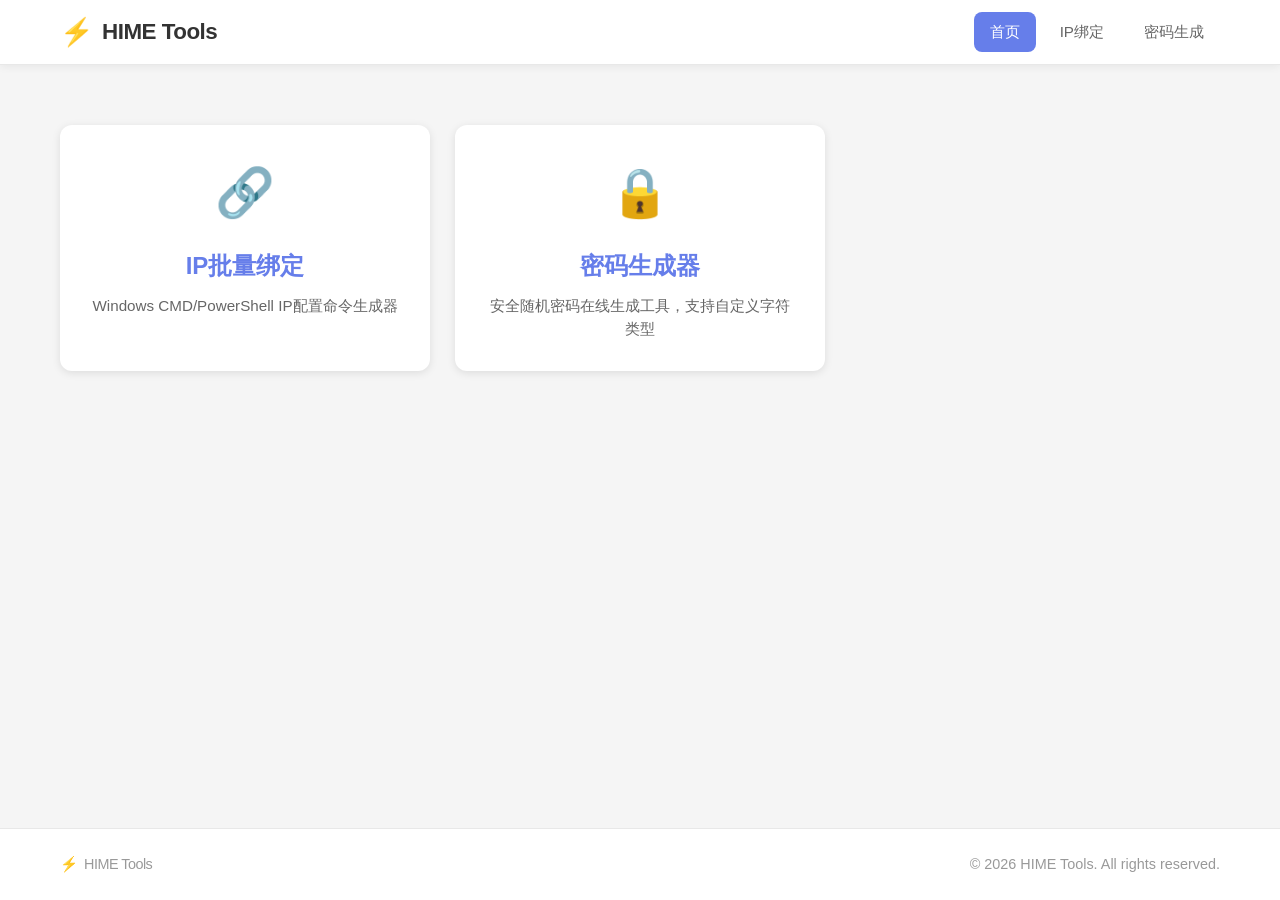
<file: index.html>
<!DOCTYPE html>
<html lang="zh-CN">
<head>
    <meta charset="UTF-8">
    <meta name="viewport" content="width=device-width, initial-scale=1.0">
    <title>HIME Tools - 开发者在线工具箱 | IP配置与网络实用程序</title>
    <meta name="description" content="HIME Tools 提供实用的开发者在线工具，包括IP批量绑定生成器、子网计算器等。支持Windows CMD/PowerShell及Linux系统配置命令一键生成。">
    <link rel="stylesheet" href="./css/base.css">
    <link rel="stylesheet" href="./css/layout.css">
    <script type="application/ld+json">
    {
      "@context": "https://schema.org",
      "@type": "SoftwareApplication",
      "name": "HIME Tools",
      "applicationCategory": "DeveloperApplication",
      "operatingSystem": "Web",
      "offers": {
        "@type": "Offer",
        "price": "0",
        "priceCurrency": "CNY"
      },
      "description": "一套简洁高效的在线开发者工具集合，专注于网络配置与IP管理。"
    }
    </script>
</head>
<body>
    <main class="main">
        <div class="container">
            <section class="tools-grid">
                <!-- IP批量绑定 -->
                <a href="./tools/ip-binding.html" class="tool-card">
                    <div class="tool-icon" role="img" aria-label="IP绑定图标">🔗</div>
                    <h3 class="tool-title">IP批量绑定</h3>
                    <p class="tool-desc">Windows CMD/PowerShell IP配置命令生成器</p>
                </a>
                
                <!-- 密码生成器 -->
                <a href="./tools/password-generator.html" class="tool-card">
                    <div class="tool-icon" role="img" aria-label="密码生成图标">🔒</div>
                    <h3 class="tool-title">密码生成器</h3>
                    <p class="tool-desc">安全随机密码在线生成工具，支持自定义字符类型</p>
                </a>
            </section>
        </div>
    </main>

    <script src="./js/components.js" defer></script>
</body>
</html>
</file>
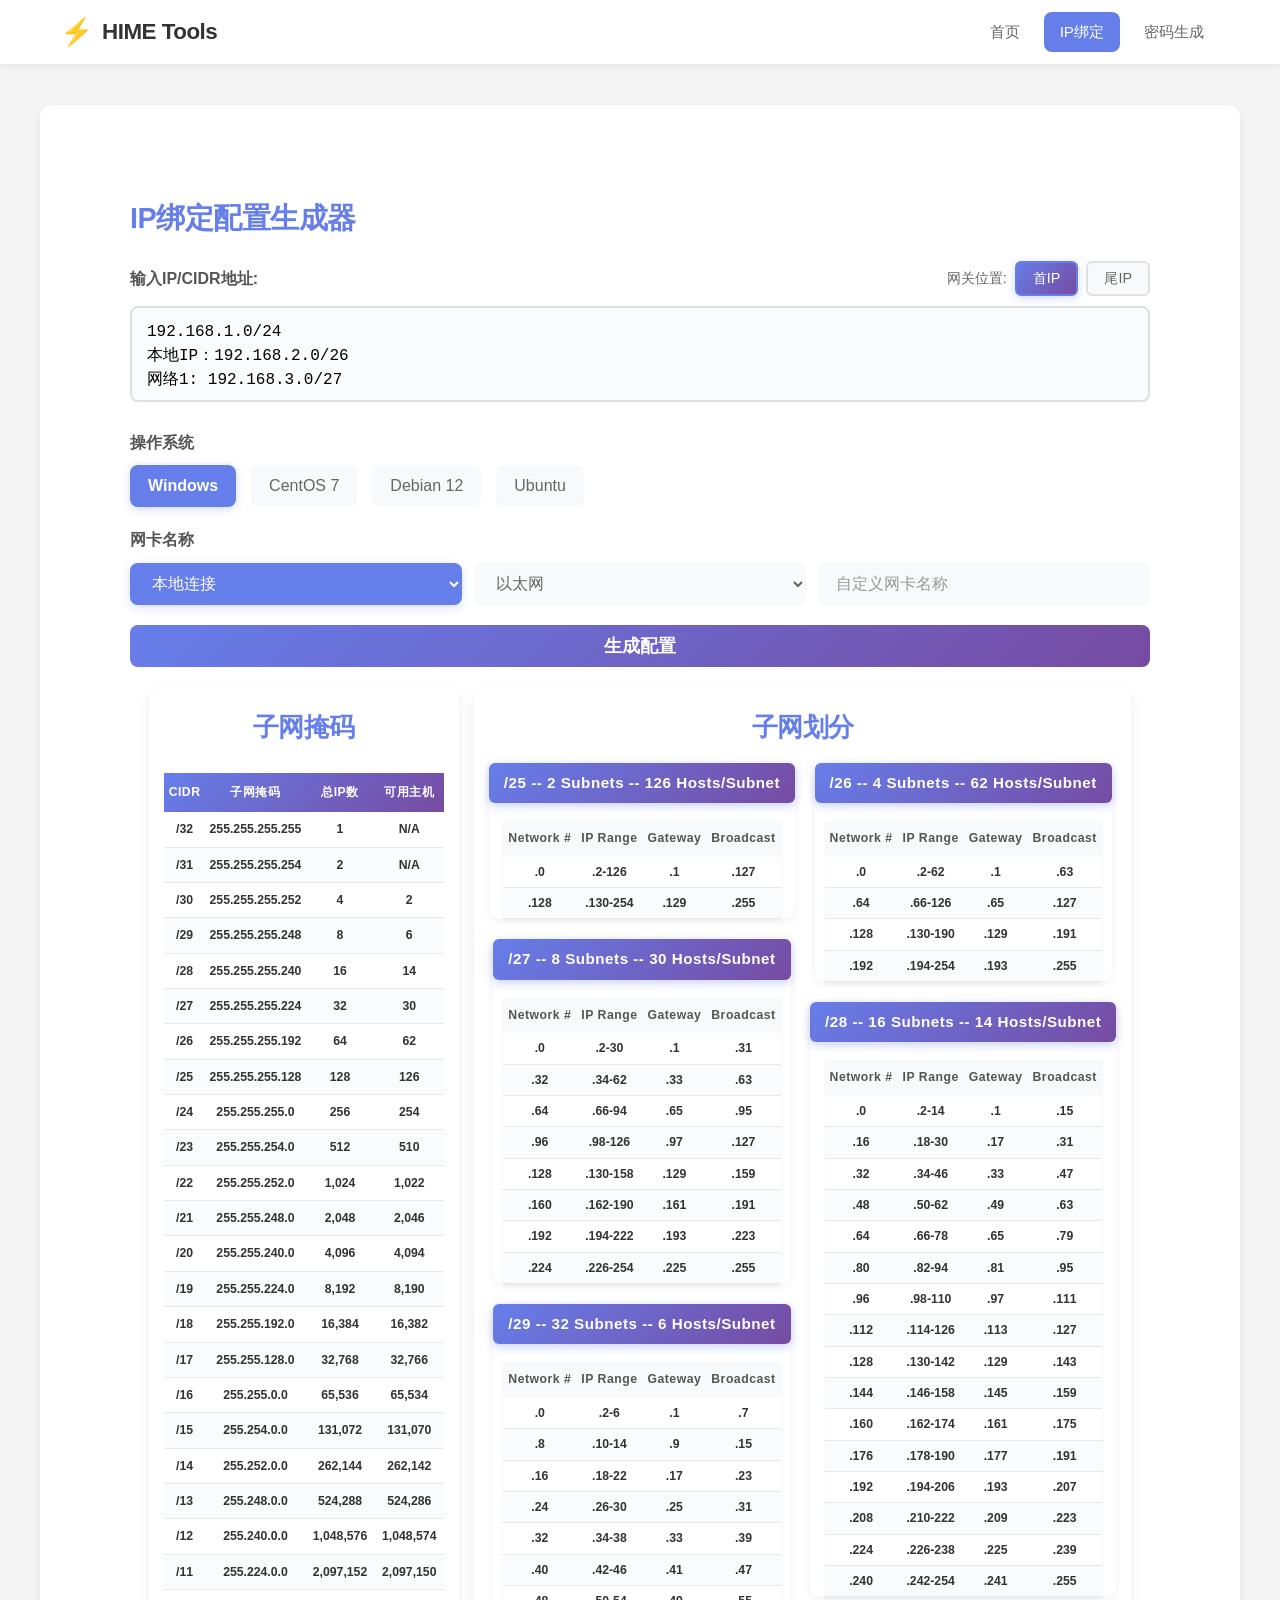
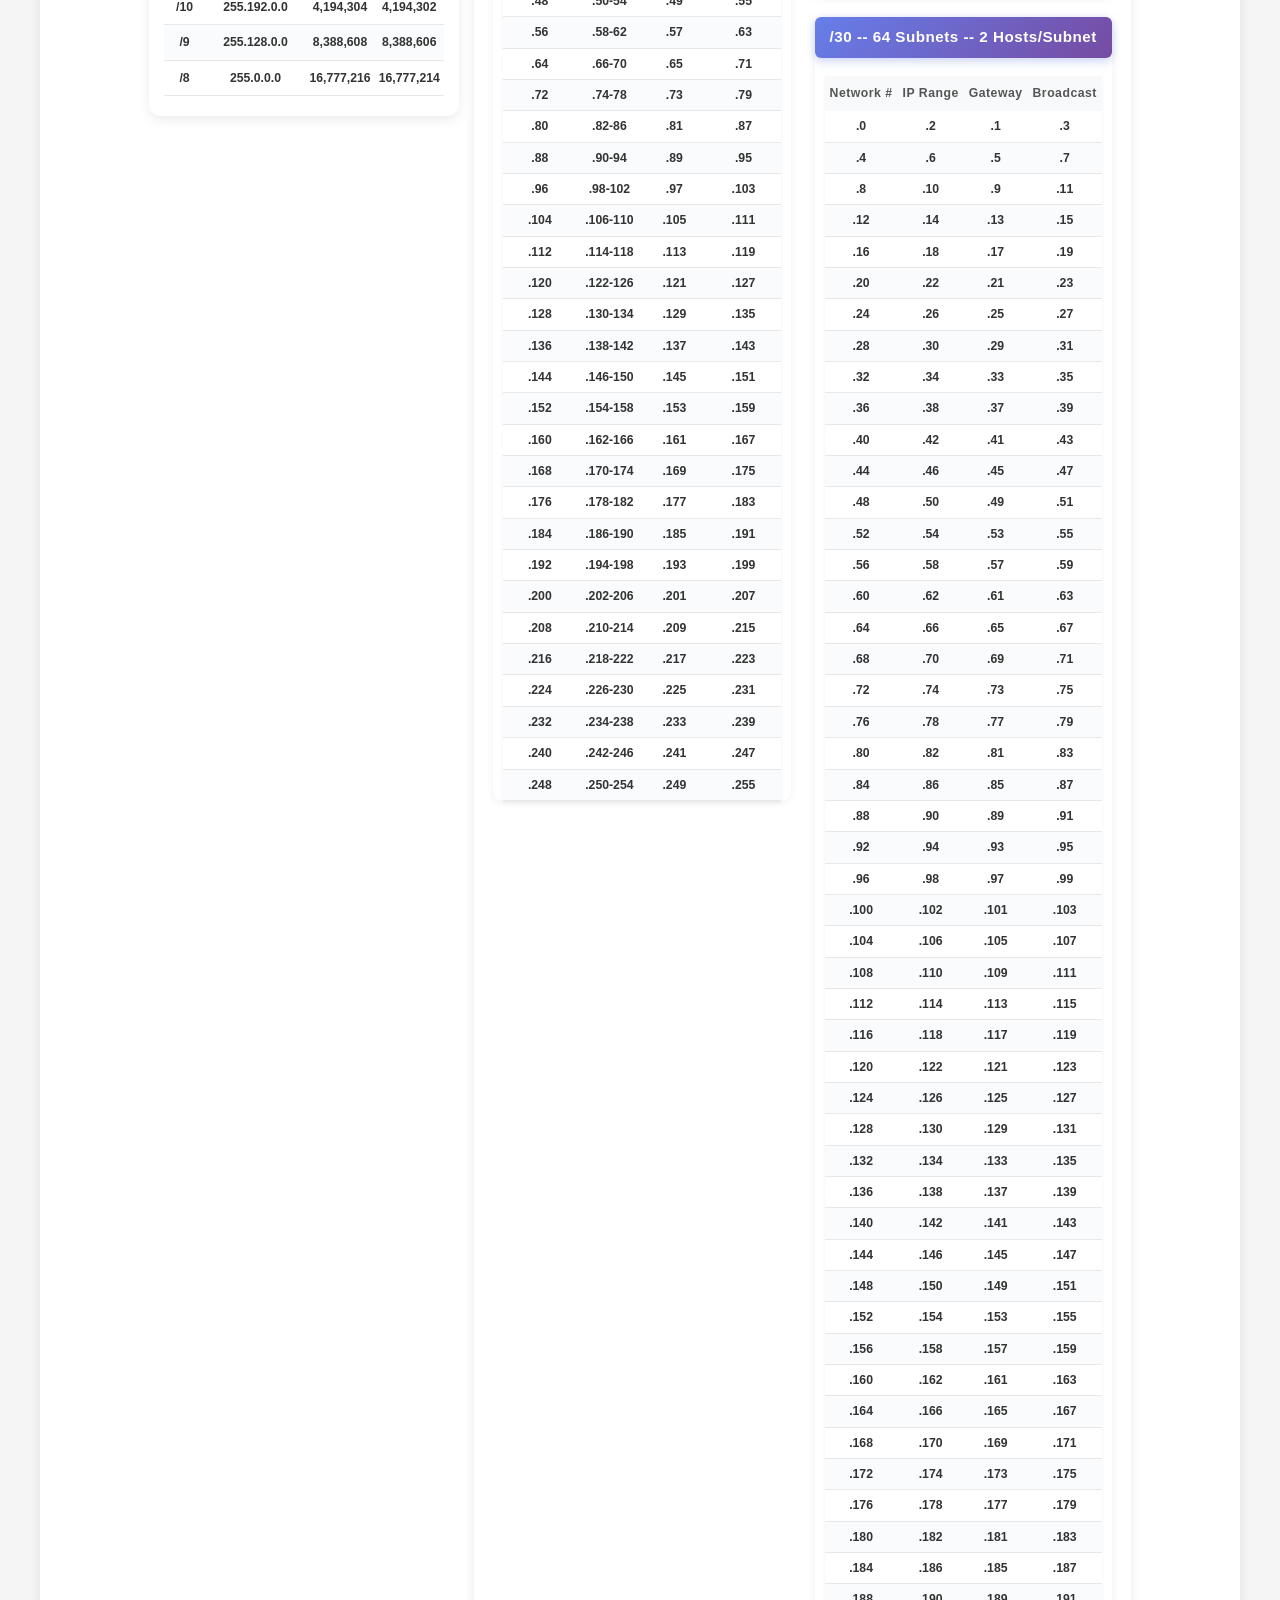
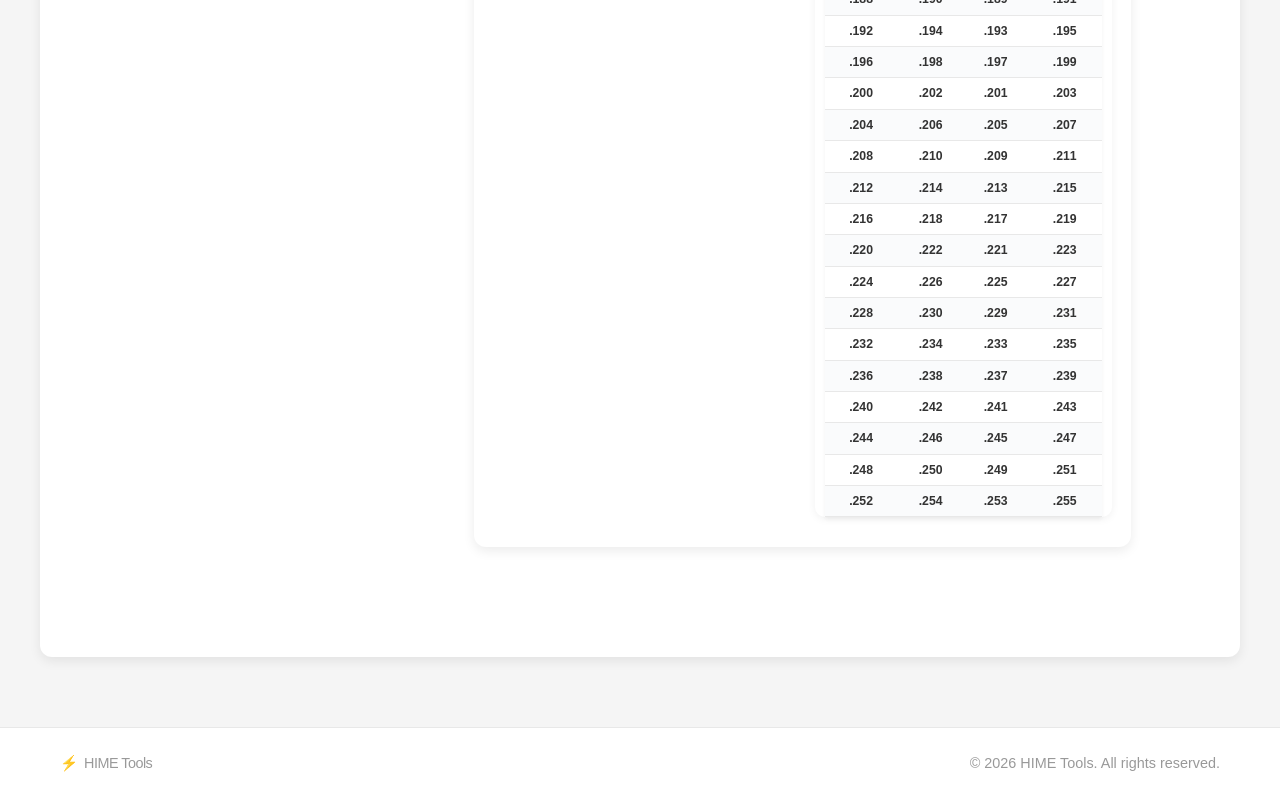
<file: tools/ip-binding.html>
<!DOCTYPE html>
<html lang="zh-CN">
<head>
    <meta charset="UTF-8">
    <meta name="viewport" content="width=device-width, initial-scale=1.0">
    <title>IP批量绑定生成器 - HIME Tools | Windows/Linux 网络配置工具</title>
    <meta name="description" content="在线IP批量绑定工具，支持Windows CMD/PowerShell、CentOS 7及Debian 12网络配置命令一键生成。提供子网掩码速查与详细子网信息计算。">
    <link rel="stylesheet" href="../css/base.css">
    <link rel="stylesheet" href="../css/layout.css">
    <link rel="stylesheet" href="../css/ip-binding.css">
</head>
<body>
    <main class="main">
        <div class="container subnet-container">
            <article class="calculator-section">
                <h2>IP绑定配置生成器</h2>
                
                <!-- 悬浮提示 -->
                <div id="toast" class="toast"></div>
                
                <div class="input-header">
                    <label for="subnetInput">输入IP/CIDR地址:</label>
                    <div class="gateway-toggle-group">
                        <span class="toggle-label">网关位置:</span>
                        <button type="button" class="btn-gateway-option active" id="gatewayFirstBtn" onclick="setGatewayPosition(false)">
                            首IP
                        </button>
                        <button type="button" class="btn-gateway-option" id="gatewayLastBtn" onclick="setGatewayPosition(true)">
                            尾IP
                        </button>
                    </div>
                </div>
                <div class="input-group">
                    <textarea id="subnetInput" rows="3" placeholder="支持格式：192.168.1.0/24 或 192.168.1.2-254 或 192.168.1.2-192.168.1.254" autocomplete="off">192.168.1.0/24
本地IP：192.168.2.0/26
网络1: 192.168.3.0/27</textarea>
                </div>
                
                <fieldset class="os-selection">
                    <legend class="os-label">操作系统</legend>
                    <div class="os-options">
                        <label class="os-option">
                            <input type="radio" name="os" value="windows" checked>
                            <span>Windows</span>
                        </label>
                        <label class="os-option">
                            <input type="radio" name="os" value="centos7">
                            <span>CentOS 7</span>
                        </label>
                        <label class="os-option">
                            <input type="radio" name="os" value="debian12">
                            <span>Debian 12</span>
                        </label>
                        <label class="os-option">
                            <input type="radio" name="os" value="ubuntu">
                            <span>Ubuntu</span>
                        </label>
                    </div>
                </fieldset>
                
                <div class="nic-selection" id="nicSelection" style="display: none;">
                    <label class="os-label" for="localConnectionSelect">网卡名称</label>
                    <div class="nic-inputs" id="windowsNicInputs">
                        <select id="localConnectionSelect" class="nic-select nic-active">
                            <option value="本地连接">本地连接</option>
                            <option value="本地连接2">本地连接2</option>
                            <option value="本地连接3">本地连接3</option>
                            <option value="本地连接4">本地连接4</option>
                        </select>
                        
                        <select id="ethernetSelect" class="nic-select">
                            <option value="以太网">以太网</option>
                            <option value="以太网2">以太网2</option>
                            <option value="以太网3">以太网3</option>
                            <option value="以太网4">以太网4</option>
                        </select>
                        
                        <input type="text" id="customNicInput" class="nic-input" placeholder="自定义网卡名称" autocomplete="off">
                    </div>
                    
                    <div class="nic-inputs" id="linuxNicInputs" style="display: none;">
                        <select id="enoSelect" class="nic-select nic-active">
                            <option value="eno1">eno1</option>
                            <option value="eno2">eno2</option>
                            <option value="eno3">eno3</option>
                            <option value="eno4">eno4</option>
                        </select>
                        
                        <select id="ethSelect" class="nic-select">
                            <option value="eth0">eth0</option>
                            <option value="eth1">eth1</option>
                            <option value="eth2">eth2</option>
                            <option value="eth3">eth3</option>
                        </select>
                        
                        <input type="text" id="customLinuxNicInput" class="nic-input" placeholder="自定义网卡名称" autocomplete="off">
                    </div>
                </div>
                
                <div class="button-group">
                    <button type="button" class="btn-calculate" onclick="generateIPBinding()">生成配置</button>
                </div>
                
                <section class="result-section" id="resultSection" style="display: none;">
                    <h3>生成的配置信息</h3>
                    <div id="configContainer" class="merged-results">
                        <!-- 配置信息将由JavaScript生成 -->
                    </div>
                </section>
                
                <!-- 子网查询内容容器 -->
                <aside id="subnetQueryContainer">
                    <div class="tables-container">
                        <!-- 子网掩码速查表 -->
                        <section class="table-section">
                            <h2>子网掩码</h2>
                            <div class="table-wrapper">
                                <table class="subnet-table">
                                    <thead>
                                        <tr>
                                            <th scope="col">CIDR</th>
                                            <th scope="col">子网掩码</th>
                                            <th scope="col">总IP数</th>
                                            <th scope="col">可用主机</th>
                                        </tr>
                                    </thead>
                                    <tbody id="subnetTableBody">
                                        <!-- 表格内容将由JavaScript生成 -->
                                    </tbody>
                                </table>
                            </div>
                        </section>

                        <!-- /25 到 /30 详细子网信息 -->
                        <section class="table-section">
                            <h2>子网划分</h2>
                            <div id="commonSubnetDetails">
                                <!-- 详细内容将由JavaScript生成 -->
                            </div>
                        </section>
                    </div>
                </aside>
            </article>
        </div>
    </main>

    <script src="../js/components.js" defer></script>
    <script src="../js/ip-binding.js" defer></script>
</body>
</html>
</file>
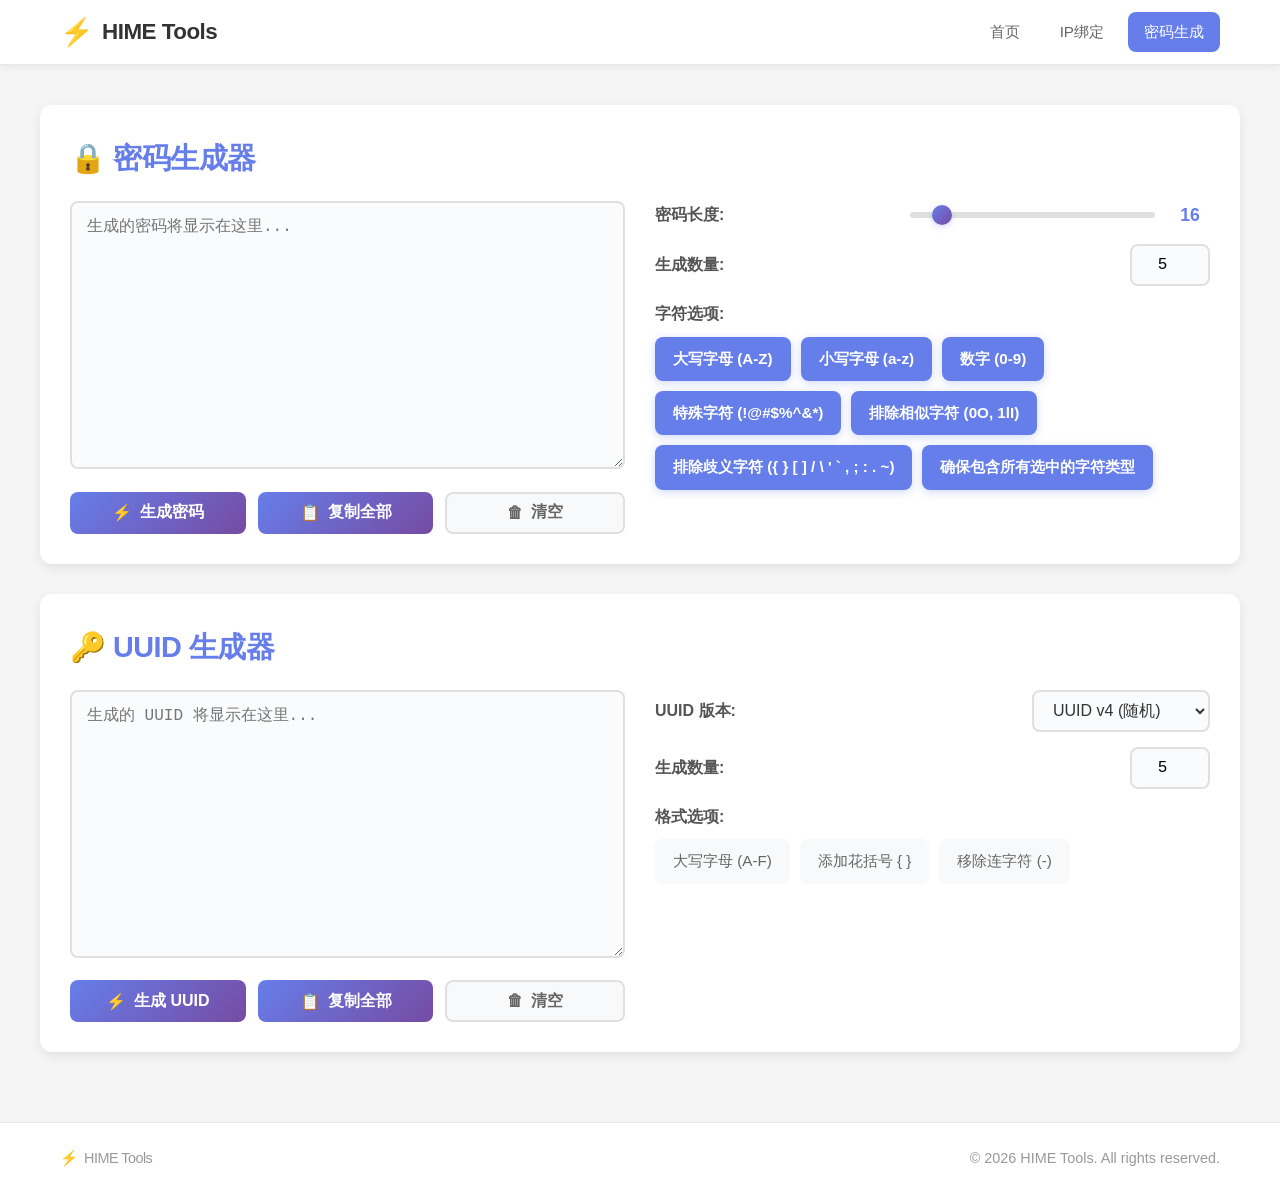
<file: tools/password-generator.html>
<!DOCTYPE html>
<html lang="zh-CN">
<head>
    <meta charset="UTF-8">
    <meta name="viewport" content="width=device-width, initial-scale=1.0">
    <title>密码生成器 - HIME Tools | 安全随机密码在线生成工具</title>
    <meta name="description" content="免费在线密码生成器，支持自定义长度、字符类型（大小写字母、数字、特殊字符），一键生成高强度安全密码。">
    <link rel="stylesheet" href="../css/base.css">
    <link rel="stylesheet" href="../css/layout.css">
    <link rel="stylesheet" href="../css/password-generator.css">
</head>
<body>
    <main class="main">
        <div class="container password-container">
            <article class="generator-section">
                <h2>&#128274; 密码生成器</h2>
                
                <!-- 悬浮提示 -->
                <div id="toast" class="toast"></div>
                
                <!-- 双列布局容器 -->
                <div class="two-column-layout">
                    <!-- 左列：密码显示和操作按钮 -->
                    <section class="left-column">
                        <div class="password-output">
                            <textarea id="passwordOutput" rows="10" readonly placeholder="生成的密码将显示在这里..." autocomplete="off"></textarea>
                        </div>
                        <div class="password-actions">
                            <button type="button" class="btn-action btn-generate-inline" onclick="generatePasswords()">
                                <span class="btn-icon">&#9889;</span>
                                生成密码
                            </button>
                            <button type="button" class="btn-action btn-copy" onclick="copyPasswords()">
                                <span class="btn-icon">&#128203;</span>
                                复制全部
                            </button>
                            <button type="button" class="btn-action btn-clear" onclick="clearPasswords()">
                                <span class="btn-icon">&#128465;</span>
                                清空
                            </button>
                        </div>
                    </section>
                    
                    <!-- 右列：配置选项 -->
                    <section class="right-column">
                        <div class="config-row">
                            <label for="passwordLength">密码长度:</label>
                            <div class="length-control">
                                <input type="range" id="passwordLength" min="4" max="128" value="16" oninput="updateLengthDisplay()">
                                <span id="lengthValue" class="length-value">16</span>
                            </div>
                        </div>
                        
                        <div class="config-row">
                            <label for="passwordCount">生成数量:</label>
                            <div class="count-control">
                                <input type="number" id="passwordCount" min="1" max="50" value="5" autocomplete="off">
                            </div>
                        </div>
                        
                        <fieldset class="charset-options">
                            <legend class="charset-label">字符选项:</legend>
                            <div class="charset-grid">
                                <label class="charset-option">
                                    <input type="checkbox" id="includeUppercase" checked>
                                    <span class="option-text">大写字母 (A-Z)</span>
                                </label>
                                <label class="charset-option">
                                    <input type="checkbox" id="includeLowercase" checked>
                                    <span class="option-text">小写字母 (a-z)</span>
                                </label>
                                <label class="charset-option">
                                    <input type="checkbox" id="includeNumbers" checked>
                                    <span class="option-text">数字 (0-9)</span>
                                </label>
                                <label class="charset-option">
                                    <input type="checkbox" id="includeSymbols" checked>
                                    <span class="option-text">特殊字符 (!@#$%^&*)</span>
                                </label>
                                <label class="charset-option">
                                    <input type="checkbox" id="excludeSimilar" checked>
                                    <span class="option-text">排除相似字符 (0O, 1lI)</span>
                                </label>
                                <label class="charset-option">
                                    <input type="checkbox" id="excludeAmbiguous" checked>
                                    <span class="option-text">排除歧义字符 ({ } [ ] / \ ' ` , ; : . ~)</span>
                                </label>
                                <label class="charset-option">
                                    <input type="checkbox" id="requireAllTypes" checked>
                                    <span class="option-text">确保包含所有选中的字符类型</span>
                                </label>
                            </div>
                        </fieldset>
                    </section>
                </div>
            </article>
            
            <!-- UUID生成器 -->
            <article class="generator-section uuid-section">
                <h2>&#128273; UUID 生成器</h2>
                
                <!-- 双列布局容器 -->
                <div class="two-column-layout">
                    <!-- 左列：UUID显示和操作按钮 -->
                    <section class="left-column">
                        <div class="password-output">
                            <textarea id="uuidOutput" rows="10" readonly placeholder="生成的 UUID 将显示在这里..." autocomplete="off"></textarea>
                        </div>
                        <div class="password-actions">
                            <button type="button" class="btn-action btn-generate-inline" onclick="generateUUIDs()">
                                <span class="btn-icon">&#9889;</span>
                                生成 UUID
                            </button>
                            <button type="button" class="btn-action btn-copy" onclick="copyUUIDs()">
                                <span class="btn-icon">&#128203;</span>
                                复制全部
                            </button>
                            <button type="button" class="btn-action btn-clear" onclick="clearUUIDs()">
                                <span class="btn-icon">&#128465;</span>
                                清空
                            </button>
                        </div>
                    </section>
                    
                    <!-- 右列：配置选项 -->
                    <section class="right-column">
                        <div class="config-row">
                            <label for="uuidVersion">UUID 版本:</label>
                            <div class="version-control">
                                <select id="uuidVersion" class="version-select">
                                    <option value="4" selected>UUID v4 (随机)</option>
                                    <option value="1">UUID v1 (时间戳)</option>
                                </select>
                            </div>
                        </div>
                        
                        <div class="config-row">
                            <label for="uuidCount">生成数量:</label>
                            <div class="count-control">
                                <input type="number" id="uuidCount" min="1" max="100" value="5" autocomplete="off">
                            </div>
                        </div>
                        
                        <fieldset class="charset-options">
                            <legend class="charset-label">格式选项:</legend>
                            <div class="charset-grid">
                                <label class="charset-option">
                                    <input type="checkbox" id="uuidUppercase">
                                    <span class="option-text">大写字母 (A-F)</span>
                                </label>
                                <label class="charset-option">
                                    <input type="checkbox" id="uuidWithBraces">
                                    <span class="option-text">添加花括号 { }</span>
                                </label>
                                <label class="charset-option">
                                    <input type="checkbox" id="uuidNoDashes">
                                    <span class="option-text">移除连字符 (-)</span>
                                </label>
                            </div>
                        </fieldset>
                    </section>
                </div>
            </article>
        </div>
    </main>

    <script src="../js/components.js" defer></script>
    <script src="../js/password-generator.js" defer></script>
</body>
</html>
</file>
<file: css/base.css>
/* 基础重置与通用样式 */

* {
    margin: 0;
    padding: 0;
    box-sizing: border-box;
}

body {
    font-family: -apple-system, BlinkMacSystemFont, 'Segoe UI', Roboto, 'Helvetica Neue', Arial, sans-serif;
    line-height: 1.6;
    color: #333;
    background-color: #f5f5f5;
    min-height: 100vh;
    display: flex;
    flex-direction: column;
}

.container {
    max-width: 1200px;
    margin: 0 auto;
    padding: 0 20px;
}

/* Header 基础样式 */
.header {
    background: #ffffff;
    border-bottom: 1px solid #e8e8e8;
    position: sticky;
    top: 0;
    z-index: 1000;
    box-shadow: 0 2px 8px rgba(0, 0, 0, 0.06);
}

.navbar {
    padding: 0;
}

.navbar-container {
    display: flex;
    justify-content: space-between;
    align-items: center;
    height: 64px;
}

.nav-brand {
    display: flex;
    align-items: center;
    gap: 8px;
    text-decoration: none;
    color: #333;
    font-weight: 700;
    font-size: 1.4em;
    transition: color 0.3s ease;
}

.nav-brand:hover {
    color: #667eea;
}

.brand-icon {
    font-size: 1.2em;
}

.brand-name {
    letter-spacing: -0.5px;
}

.nav-menu {
    display: flex;
    list-style: none;
    gap: 8px;
    margin: 0;
    padding: 0;
}

.nav-item {
    margin: 0;
}

.nav-link {
    display: inline-block;
    padding: 8px 16px;
    text-decoration: none;
    color: #666;
    font-size: 0.95em;
    font-weight: 500;
    border-radius: 8px;
    transition: all 0.3s ease;
}

.nav-link:hover {
    background-color: #f5f5f5;
    color: #667eea;
}

.nav-link.active {
    background-color: #667eea;
    color: white;
}

/* 响应式适配 */
@media (max-width: 768px) {
    .navbar-container {
        height: 56px;
    }

    .nav-brand {
        font-size: 1.2em;
    }

    .brand-icon {
        font-size: 1em;
    }

    .nav-menu {
        gap: 4px;
    }

    .nav-link {
        padding: 6px 12px;
        font-size: 0.9em;
    }
}

/* Footer 基础样式 */
.footer {
    background: #ffffff;
    border-top: 1px solid #e8e8e8;
    padding: 24px 0;
    margin-top: auto;
}

.footer-container {
    display: flex;
    justify-content: space-between;
    align-items: center;
}

.footer-brand {
    display: flex;
    align-items: center;
    gap: 6px;
    color: #999;
    font-size: 0.9em;
}

.footer-brand .brand-icon {
    font-size: 1em;
}

.footer-text {
    color: #999;
    font-size: 0.9em;
    margin: 0;
}

@media (max-width: 768px) {
    .footer-container {
        flex-direction: column;
        gap: 8px;
        text-align: center;
    }

    .footer {
        padding: 20px 0;
    }
}

/* 移动端菜单按钮（预留） */
.nav-toggle {
    display: none;
    background: none;
    border: none;
    font-size: 1.5em;
    cursor: pointer;
    color: #333;
    padding: 8px;
}

@media (max-width: 768px) {
    .nav-menu {
        gap: 4px;
    }

    .nav-link {
        padding: 6px 12px;
        font-size: 0.9em;
    }
}
</file>
<file: css/layout.css>
/* 布局与页面专用样式 */

.main {
    padding: 40px 0;
    flex: 1;
}

/* Tools Grid (Index Page) */
.tools-grid {
    display: grid;
    grid-template-columns: repeat(auto-fill, minmax(300px, 1fr));
    gap: 25px;
    margin-top: 20px;
}

.tool-card {
    background: white;
    border-radius: 12px;
    padding: 30px;
    text-decoration: none;
    color: inherit;
    transition: all 0.3s ease;
    box-shadow: 0 2px 8px rgba(0, 0, 0, 0.1);
    display: flex;
    flex-direction: column;
    align-items: center;
    text-align: center;
}

.tool-card:hover {
    transform: translateY(-5px);
    box-shadow: 0 8px 20px rgba(0, 0, 0, 0.15);
}

.tool-icon {
    font-size: 3em;
    margin-bottom: 15px;
}

.tool-title {
    font-size: 1.5em;
    margin-bottom: 10px;
    color: #667eea;
}

.tool-desc {
    color: #666;
    font-size: 0.95em;
    line-height: 1.5;
}

/* IP Binding Page Layout */
.subnet-container {
    max-width: 100%;
    margin: 0 auto;
    padding: 0;
}

.tables-container {
    display: grid;
    grid-template-columns: repeat(auto-fit, minmax(350px, 1fr));
    gap: 20px;
    margin-bottom: 20px;
}

.table-section {
    background: white;
    border-radius: 12px;
    padding: 20px;
    box-shadow: 0 4px 12px rgba(0, 0, 0, 0.08);
    transition: box-shadow 0.3s ease;
}

.table-section:hover {
    box-shadow: 0 6px 16px rgba(0, 0, 0, 0.12);
}

.table-section h2 {
    color: #667eea;
    margin-bottom: 15px;
    font-size: 1.6em;
    text-align: center;
}

/* 响应式设计 */
@media (max-width: 768px) {
    .tools-grid {
        grid-template-columns: 1fr;
    }

    .tool-card {
        padding: 20px;
    }

    .tables-container {
        grid-template-columns: 1fr;
    }
}
</file>
<file: css/ip-binding.css>
/* IP绑定页面专用样式 */

/* 悬浮提示 */
.toast {
    position: fixed;
    top: 50%;
    left: 50%;
    transform: translate(-50%, -50%) scale(0.8);
    background: linear-gradient(135deg, #667eea 0%, #764ba2 100%);
    color: white;
    padding: 16px 32px;
    border-radius: 12px;
    font-size: 1em;
    font-weight: 500;
    box-shadow: 0 8px 24px rgba(102, 126, 234, 0.5);
    z-index: 10000;
    opacity: 0;
    transition: all 0.3s ease;
    pointer-events: none;
}

.toast.show {
    transform: translate(-50%, -50%) scale(1);
    opacity: 1;
}

.calculator-section {
    background: white;
    border-radius: 12px;
    padding: 90px;
    margin-bottom: 30px;
    box-shadow: 0 4px 12px rgba(0, 0, 0, 0.08);
    transition: box-shadow 0.3s ease;
    max-width: 1200px;
    width: 100%;
    margin-left: auto;
    margin-right: auto;
}

.calculator-section:hover {
    box-shadow: 0 6px 16px rgba(0, 0, 0, 0.12);
}

.calculator-section h2 {
    color: #667eea;
    margin-bottom: 20px;
    font-size: 1.8em;
    font-weight: 700;/* 计算器区域 */

    letter-spacing: -0.5px;
}

/* 输入框头部 - 标签和按钮在同一行 */
.input-header {
    display: flex;
    justify-content: space-between;
    align-items: center;
    margin-bottom: 10px;
}

.input-header label {
    font-weight: 600;
    color: #555;
    font-size: 1em;
    margin: 0;
}

/* 网关切换按钮组 */
.gateway-toggle-group {
    display: flex;
    align-items: center;
    gap: 8px;
}

.toggle-label {
    font-size: 0.9em;
    color: #666;
    font-weight: 500;
}

.btn-gateway-option {
    padding: 6px 16px;
    background: #f8f9fa;
    border: 2px solid #e0e0e0;
    border-radius: 6px;
    font-size: 0.9em;
    color: #666;
    cursor: pointer;
    transition: all 0.3s ease;
    font-weight: 500;
}

.btn-gateway-option:hover {
    border-color: #667eea;
    background: #f0f4ff;
    color: #667eea;
}

.btn-gateway-option.active {
    background: linear-gradient(135deg, #667eea 0%, #764ba2 100%);
    border-color: #667eea;
    color: white;
    box-shadow: 0 2px 8px rgba(102, 126, 234, 0.3);
}

.input-group {
    margin-bottom: 20px;
}

.input-group label {
    display: block;
    margin-bottom: 8px;
    font-weight: 600;
    color: #555;
}

.input-group input,
.input-group select,
.input-group textarea {
    width: 100%;
    padding: 12px 15px;
    border: 2px solid #e0e0e0;
    border-radius: 8px;
    font-size: 1em;
    font-family: 'Consolas', 'Monaco', monospace;
    transition: all 0.3s ease;
    background-color: #fafbfc;
    resize: none;
    overflow: hidden;
    line-height: 1.5;
    min-height: 48px;
    max-height: 400px;
}

.input-group input:focus,
.input-group select:focus,
.input-group textarea:focus {
    outline: none;
    border-color: #667eea;
    background-color: #fff;
    box-shadow: 0 0 0 3px rgba(102, 126, 234, 0.1);
}

/* 按钮组 */
.button-group {
    display: flex;
    gap: 12px;
    margin-bottom: 20px;
}

.btn-calculate {
    flex: 1;
    height: 42px;
    padding: 0;
    background: linear-gradient(135deg, #667eea 0%, #764ba2 100%);
    color: white;
    border: none;
    border-radius: 8px;
    font-size: 1.1em;
    font-weight: 600;
    cursor: pointer;
    transition: transform 0.2s ease, box-shadow 0.2s ease;
    display: flex;
    align-items: center;
    justify-content: center;
}

.btn-calculate:hover {
    transform: translateY(-2px);
    box-shadow: 0 4px 12px rgba(102, 126, 234, 0.4);
}

.btn-calculate:active {
    transform: translateY(0);
}

.result-section {
    margin-top: 30px;
    padding-top: 30px;
    border-top: 2px solid #f0f0f0;
}

.result-section h3 {
    color: #667eea;
    margin-bottom: 20px;
    font-size: 1.4em;
}

/* 合并结果样式 */
.merged-results .result-card {
    background: #fff;
    border: 2px solid #e0e0e0;
    border-radius: 12px;
    padding: 30px;
    box-shadow: 0 4px 16px rgba(0, 0, 0, 0.08);
}

/* 结果行 - 网格布局 */
.merged-results .result-row {
    display: grid;
    grid-template-columns: repeat(auto-fit, minmax(200px, 1fr));
    gap: 20px;
    margin-bottom: 25px;
    padding-bottom: 25px;
    border-bottom: 2px solid #f0f0f0;
}

.merged-results .result-row:last-child {
    margin-bottom: 0;
    padding-bottom: 0;
    border-bottom: none;
}

/* 结果项 */
.merged-results .result-item {
    display: flex;
    flex-direction: column;
    background: #f8f9fa;
    padding: 15px;
    border-radius: 8px;
    border-left: 3px solid #667eea;
    transition: all 0.3s ease;
    cursor: pointer;
}

.merged-results .result-item:hover {
    transform: translateY(-2px);
    box-shadow: 0 4px 12px rgba(102, 126, 234, 0.15);
    background: #f0f4ff;
}

.merged-results .result-item.highlight {
    background: #f8f9fa;
    border-left: 3px solid #667eea;
    color: #333;
}

.merged-results .item-label {
    font-size: 0.95em;
    font-weight: 700;
    color: #667eea;
    margin-bottom: 10px;
    letter-spacing: 0.5px;
}

/* 可用IP数头部 - 标题和总数在同一行 */
.merged-results .item-header {
    display: flex;
    justify-content: space-between;
    align-items: center;
    margin-bottom: 10px;
}

.merged-results .item-header .item-label {
    margin-bottom: 0;
}

.merged-results .total-count {
    font-size: 0.95em;
    font-weight: 700;
    color: #667eea;
    letter-spacing: 0.5px;
}

.merged-results .result-item.highlight .item-label {
    color: #667eea;
}

.merged-results .item-values {
    padding: 0;
    margin: 0;
    white-space: pre-line;
}

.merged-results .item-values div {
    padding: 0;
    font-family: 'Consolas', 'Monaco', monospace;
    font-size: 1em;
    color: #333;
    line-height: 1.4;
}

.merged-results .result-item.highlight .item-values div {
    color: #333;
}

.merged-results .highlight-value {
    font-size: 1.1em !important;
    font-weight: 700 !important;
    text-align: left !important;
    padding: 4px 0 8px 0 !important;
    color: #333 !important;
    border-bottom: 1px solid #e0e0e0;
    margin-bottom: 8px;
}

/* 操作系统选择区域 */
.os-selection {
    margin-bottom: 20px;
    border: none;
    padding: 0;
}

.os-selection legend {
    display: block;
    font-weight: 600;
    color: #555;
    font-size: 1em;
    margin-bottom: 10px;
    border: none;
    padding: 0;
}

.os-label {
    display: block;
    font-weight: 600;
    color: #555;
    font-size: 1em;
    margin-bottom: 10px;
}

.os-options {
    display: flex;
    gap: 15px;
    flex-wrap: wrap;
}

.os-option {
    display: flex;
    align-items: center;
    gap: 6px;
    padding: 0 18px;
    height: 42px;
    background: #f8f9fa;
    border: none;
    border-radius: 8px;
    cursor: pointer;
    transition: all 0.3s ease;
    font-weight: 500;
    color: #666;
}

.os-option:hover {
    background: #f0f4ff;
    color: #667eea;
}

.os-option input[type="radio"] {
    margin: 0;
    cursor: pointer;
    display: none;
}

.os-option input[type="radio"]:checked + span {
    color: white;
    font-weight: 600;
}

.os-option:has(input[type="radio"]:checked) {
    background: #667eea;
    color: white;
    box-shadow: 0 2px 8px rgba(102, 126, 234, 0.3);
}

/* 网卡选择区域 */
.nic-selection {
    margin-bottom: 20px;
}

.nic-inputs {
    display: flex;
    gap: 12px;
    align-items: center;
    flex-wrap: wrap;
}

.nic-select,
.nic-input {
    flex: 1;
    min-width: 150px;
    height: 42px;
    padding: 0 18px;
    background: #f8f9fa;
    border: none;
    border-radius: 8px;
    font-size: 1em;
    font-family: -apple-system, BlinkMacSystemFont, 'Segoe UI', Roboto, 'Helvetica Neue', Arial, sans-serif;
    transition: all 0.3s ease;
    cursor: pointer;
    color: #666;
    font-weight: 500;
}

.nic-select:hover,
.nic-input:hover {
    background: #f0f4ff;
    color: #667eea;
}

/* 选中状态 */
.nic-select.nic-active,
.nic-input.nic-active {
    background: #667eea;
    color: white;
    box-shadow: 0 2px 8px rgba(102, 126, 234, 0.3);
}

.nic-select:focus,
.nic-input:focus {
    outline: none;
    background: #667eea;
    color: white;
    box-shadow: 0 2px 8px rgba(102, 126, 234, 0.3);
}

.nic-input::placeholder {
    color: #999;
}

.nic-input.nic-active::placeholder,
.nic-input:focus::placeholder {
    color: rgba(255, 255, 255, 0.7);
}

.nic-select {
    cursor: pointer;
    background-color: #f8f9fa;
    border: none;
    border-radius: 8px;
    font-size: 1em;
    font-family: -apple-system, BlinkMacSystemFont, 'Segoe UI', Roboto, 'Helvetica Neue', Arial, sans-serif;
    transition: all 0.3s ease;
    color: #666;
    font-weight: 500;
    height: 42px;
    padding: 0 18px;
}

.nic-select.nic-active {
    background-color: #667eea;
    color: white;
    box-shadow: 0 2px 8px rgba(102, 126, 234, 0.3);
}

.nic-select:focus {
    background-color: #667eea;
    color: white;
    box-shadow: 0 2px 8px rgba(102, 126, 234, 0.3);
    outline: none;
}

.nic-select option {
    padding: 10px 12px;
    background: white;
    color: #333;
    font-size: 1em;
}

/* 配置信息展示 */
#configContainer {
    margin-top: 20px;
}

.config-block {
    background: #fff;
    border: 2px solid #e0e0e0;
    border-radius: 12px;
    padding: 25px;
    margin-bottom: 20px;
    box-shadow: 0 4px 16px rgba(0, 0, 0, 0.08);
}

.config-block h4 {
    color: #667eea;
    margin-bottom: 15px;
    font-size: 1.2em;
    font-weight: 700;
}

.config-block h5 {
    color: #667eea;
    margin: 15px 0 8px 0;
    font-size: 1.05em;
    font-weight: 600;
}

/* 子网信息展示 */
.config-block .result-row {
    display: grid;
    grid-template-columns: repeat(auto-fit, minmax(200px, 1fr));
    gap: 20px;
    margin-bottom: 25px;
    padding-bottom: 25px;
    border-bottom: 2px solid #f0f0f0;
}

.config-block .result-row:last-child {
    margin-bottom: 0;
    padding-bottom: 0;
    border-bottom: none;
}

.config-block .result-item {
    display: flex;
    flex-direction: column;
    background: #f8f9fa;
    padding: 15px;
    border-radius: 8px;
    border-left: 3px solid #667eea;
    transition: all 0.3s ease;
    cursor: pointer;
}

.config-block .result-item:hover {
    transform: translateY(-2px);
    box-shadow: 0 4px 12px rgba(102, 126, 234, 0.15);
    background: #f0f4ff;
}

.config-block .result-item.highlight {
    background: #f8f9fa;
    border-left: 3px solid #667eea;
    color: #333;
}

.config-block .item-label {
    font-size: 0.95em;
    font-weight: 700;
    color: #667eea;
    margin-bottom: 10px;
    letter-spacing: 0.5px;
}

.config-block .item-header {
    display: flex;
    justify-content: space-between;
    align-items: center;
    margin-bottom: 10px;
}

.config-block .item-header .item-label {
    margin-bottom: 0;
}

.config-block .total-count {
    font-size: 0.95em;
    font-weight: 700;
    color: #667eea;
    letter-spacing: 0.5px;
}

.config-block .result-item.highlight .item-label {
    color: #667eea;
}

.config-block .item-values {
    padding: 0;
    margin: 0;
    white-space: pre-line;
}

.config-block .item-values div {
    padding: 0;
    font-family: 'Consolas', 'Monaco', monospace;
    font-size: 1em;
    color: #333;
    line-height: 1.4;
}

.config-block .result-item.highlight .item-values div {
    color: #333;
}

.config-code {
    background: #f8f9fa;
    border-left: 3px solid #667eea;
    padding: 15px;
    border-radius: 6px;
    font-family: 'Consolas', 'Monaco', monospace;
    font-size: 0.95em;
    line-height: 1.6;
    color: #333;
    white-space: pre-wrap;
    word-wrap: break-word;
    overflow-x: auto;
}

.config-actions {
    display: flex;
    gap: 12px;
    margin-top: 15px;
}

.btn-copy-config {
    padding: 10px 20px;
    background: linear-gradient(135deg, #667eea 0%, #764ba2 100%);
    color: white;
    border: none;
    border-radius: 6px;
    font-size: 0.95em;
    font-weight: 600;
    cursor: pointer;
    transition: all 0.3s ease;
}

.btn-copy-config:hover {
    transform: translateY(-2px);
    box-shadow: 0 4px 12px rgba(102, 126, 234, 0.4);
}

.btn-copy-config:active {
    transform: translateY(0);
}

/* 错误提示样式 */
.error-message {
    color: #e74c3c;
    padding: 15px;
    text-align: center;
    font-size: 1.1em;
}

/* 响应式设计 */
@media (max-width: 768px) {
    .calculator-section {
        padding: 20px;
    }

    .os-options {
        flex-direction: column;
    }
    
    .config-actions {
        flex-direction: column;
    }
}

/* ========== 子网查询样式 ========== */

.subnet-container {
    max-width: 100%;
    margin: 0 auto;
    padding: 0 40px;
}

/* 表格容器 - 双列布局 */
.tables-container {
    display: flex;
    gap: 15px;
    margin-bottom: 20px;
    width: 100%;
    justify-content: center;
    align-items: flex-start;
}

.table-section {
    background: white;
    border-radius: 12px;
    padding: 20px 15px;
    box-shadow: 0 4px 12px rgba(0, 0, 0, 0.08);
    transition: box-shadow 0.3s ease;
    width: fit-content;
    max-width: 100%;
    display: flex;
    flex-direction: column;
    align-items: center;
}

.table-section h2 {
    color: #667eea;
    margin-bottom: 15px;
    font-size: 1.6em;
    font-weight: 700;
    letter-spacing: -0.5px;
    text-align: center;
    width: fit-content;
}

.table-section:hover {
    box-shadow: 0 6px 16px rgba(0, 0, 0, 0.12);
}

/* 常用子网详细信息 */
.subnet-detail-block {
    margin-bottom: 10px;
    border-radius: 10px;
    overflow: visible;
    box-shadow: 0 2px 8px rgba(0, 0, 0, 0.06);
    transition: all 0.3s ease;
    background: white;
    width: fit-content;
    max-width: 100%;
    display: flex;
    flex-direction: column;
    align-items: center;
}

.subnet-detail-block h3 {
    color: white;
    margin-bottom: 10px;
    font-size: 0.95em;
    font-weight: 700;
    padding: 8px 15px;
    background: linear-gradient(135deg, #667eea 0%, #764ba2 100%);
    border-radius: 6px;
    box-shadow: 0 3px 10px rgba(102, 126, 234, 0.35);
    letter-spacing: 0.5px;
    position: relative;
    overflow: hidden;
    text-align: center;
    display: inline-block;
    width: 100%;
    box-sizing: border-box;
}

.subnet-detail-block h3::before {
    content: '';
    position: absolute;
    top: 0;
    left: -100%;
    width: 100%;
    height: 100%;
    background: linear-gradient(90deg, transparent, rgba(255, 255, 255, 0.2), transparent);
    transition: left 0.5s ease;
}

.subnet-detail-block:hover h3::before {
    left: 100%;
}

/* 双列容器 */
.subnet-detail-columns {
    display: grid;
    grid-template-columns: 1fr 1fr;
    gap: 15px;
    align-items: start;
    width: 100%;
    justify-items: center;
}

/* 双列容器列 */
.subnet-detail-left-column,
.subnet-detail-right-column {
    min-width: 0;
    display: flex;
    flex-direction: column;
    gap: 10px;
    align-items: center;
    width: 100%;
}

.subnet-detail-table {
    border-collapse: collapse;
    margin-top: 8px;
    font-size: 0.9em;
    box-shadow: 0 2px 4px rgba(0, 0, 0, 0.05);
    width: fit-content;
}

.subnet-detail-table thead {
    background: #f8f9fa;
    color: #555;
}

.subnet-detail-table th {
    padding: 8px 5px;
    text-align: center;
    font-weight: 600;
    font-size: 0.85em;
    letter-spacing: 0.5px;
}

.subnet-detail-table tbody tr {
    border-bottom: 1px solid #e8e8e8;
    transition: all 0.2s ease;
}

.subnet-detail-table tbody tr:hover {
    background-color: #f0f4ff;
}

.subnet-detail-table td {
    padding: 6px 4px;
    font-size: 0.85em;
    font-weight: 600;
    color: #333;
    line-height: 1.5;
    text-align: center;
}

.subnet-detail-table tbody tr:nth-child(even) {
    background-color: #fafbfc;
}

.subnet-detail-table tbody tr:nth-child(even):hover {
    background-color: #f0f4ff;
}

/* 表格样式 */
.table-wrapper {
    overflow-x: auto;
    display: flex;
    justify-content: center;
    width: fit-content;
    max-width: 100%;
    margin: 0 auto;
}

.subnet-table {
    border-collapse: collapse;
    margin-top: 10px;
    font-size: 0.9em;
    box-shadow: 0 2px 4px rgba(0, 0, 0, 0.05);
}

.subnet-table thead {
    background: linear-gradient(135deg, #667eea 0%, #764ba2 100%);
    color: white;
}

.subnet-table th {
    padding: 10px 5px;
    text-align: center;
    font-weight: 600;
    font-size: 0.85em;
    letter-spacing: 0.5px;
}

.subnet-table tbody tr {
    border-bottom: 1px solid #e8e8e8;
    transition: all 0.2s ease;
}

.subnet-table tbody tr:hover {
    background-color: #f0f4ff;
}

.subnet-table td {
    padding: 8px 4px;
    font-size: 0.85em;
    font-weight: 600;
    color: #333;
    line-height: 1.5;
    text-align: center;
}

.subnet-table tbody tr:nth-child(even) {
    background-color: #fafbfc;
}

.subnet-table tbody tr:nth-child(even):hover {
    background-color: #f0f4ff;
}

/* 响应式设计 */
@media (max-width: 1200px) {
    .tables-container {
        grid-template-columns: 1fr;
        gap: 20px;
        justify-content: center;
    }
    
    .table-section {
        max-width: 600px;
        margin: 0 auto;
    }
}

@media (max-width: 900px) {
    /* 常用子网详细信息在较小屏幕改为单列 */
    .subnet-detail-columns {
        grid-template-columns: 1fr;
        gap: 15px;
    }
}

@media (max-width: 768px) {
    .subnet-container {
        padding: 0 15px;
    }

    .table-section {
        padding: 20px;
    }

    .subnet-table {
        font-size: 0.85em;
    }

    .subnet-table th,
    .subnet-table td {
        padding: 10px 8px;
    }
}

/* 可折叠配置块 */
.collapsible-config {
    position: relative;
}

.collapsible-config .config-code {
    position: relative;
}

.collapsible-config .config-code::after {
    content: '';
    position: absolute;
    bottom: 0;
    left: 0;
    right: 0;
    height: 40px;
    background: linear-gradient(to bottom, transparent, #f8f9fa);
    pointer-events: none;
    transition: opacity 0.3s ease;
}

.collapsible-config .config-code[style*="max-height: 240px"]::after {
    opacity: 1;
}

.collapsible-config .config-code[style*="overflow-y: auto"]::after {
    opacity: 0;
}

.expand-toggle {
    user-select: none;
    transition: color 0.2s ease;
}

.expand-toggle:hover {
    color: #764ba2 !important;
}
</file>
<file: css/password-generator.css>
/* 密码生成器页面专用样式 */

/* 悬浮提示 - 与IP绑定保持一致 */
.toast {
    position: fixed;
    top: 50%;
    left: 50%;
    transform: translate(-50%, -50%) scale(0.8);
    background: linear-gradient(135deg, #667eea 0%, #764ba2 100%);
    color: white;
    padding: 16px 32px;
    border-radius: 12px;
    font-size: 1em;
    font-weight: 500;
    box-shadow: 0 8px 24px rgba(102, 126, 234, 0.5);
    z-index: 10000;
    opacity: 0;
    transition: all 0.3s ease;
    pointer-events: none;
}

.toast.show {
    transform: translate(-50%, -50%) scale(1);
    opacity: 1;
}

.password-container {
    max-width: 100%;
    margin: 0 auto;
    padding: 0;
}

.generator-section {
    background: white;
    border-radius: 12px;
    padding: 30px;
    margin-bottom: 30px;
    box-shadow: 0 4px 12px rgba(0, 0, 0, 0.08);
    transition: box-shadow 0.3s ease;
    max-width: 1200px;
    width: 100%;
    margin-left: auto;
    margin-right: auto;
}

.generator-section:hover {
    box-shadow: 0 6px 16px rgba(0, 0, 0, 0.12);
}

.generator-section h2 {
    color: #667eea;
    margin-bottom: 20px;
    font-size: 1.8em;
    font-weight: 700;
    letter-spacing: -0.5px;
}

.uuid-section {
    margin-top: 0;
}

/* 双列布局 */
.two-column-layout {
    display: grid;
    grid-template-columns: 1fr 1fr;
    gap: 30px;
    margin-bottom: 0;
}

.left-column {
    display: flex;
    flex-direction: column;
}

.right-column {
    display: flex;
    flex-direction: column;
}

/* 密码/UUID输出框 - 与IP绑定的textarea保持一致 */
.password-output textarea {
    width: 100%;
    padding: 12px 15px;
    border: 2px solid #e0e0e0;
    border-radius: 8px;
    font-family: 'Consolas', 'Monaco', monospace;
    font-size: 1em;
    line-height: 1.5;
    resize: vertical;
    background-color: #fafbfc;
    color: #333;
    transition: all 0.3s ease;
    min-height: 200px;
}

.password-output textarea:focus {
    outline: none;
    border-color: #667eea;
    background-color: #fff;
    box-shadow: 0 0 0 3px rgba(102, 126, 234, 0.1);
}

/* 操作按钮组 */
.password-actions {
    display: flex;
    gap: 12px;
    margin-top: 15px;
}

.btn-action {
    flex: 1;
    height: 42px;
    padding: 0;
    border: none;
    border-radius: 8px;
    font-size: 1em;
    font-weight: 600;
    cursor: pointer;
    transition: transform 0.2s ease, box-shadow 0.2s ease;
    display: flex;
    align-items: center;
    justify-content: center;
    gap: 8px;
}

.btn-generate-inline {
    background: linear-gradient(135deg, #667eea 0%, #764ba2 100%);
    color: white;
}

.btn-generate-inline:hover {
    transform: translateY(-2px);
    box-shadow: 0 4px 12px rgba(102, 126, 234, 0.4);
}

.btn-generate-inline:active {
    transform: translateY(0);
}

.btn-copy {
    background: linear-gradient(135deg, #667eea 0%, #764ba2 100%);
    color: white;
}

.btn-copy:hover {
    transform: translateY(-2px);
    box-shadow: 0 4px 12px rgba(102, 126, 234, 0.4);
}

.btn-copy:active {
    transform: translateY(0);
}

.btn-clear {
    background: #f8f9fa;
    color: #666;
    border: 2px solid #e0e0e0;
}

.btn-clear:hover {
    background: #f0f4ff;
    color: #667eea;
    border-color: #667eea;
}

.btn-clear:active {
    transform: translateY(0);
}

.btn-icon {
    font-size: 16px;
}

/* 配置选项行 - 与IP绑定的input-header保持一致 */
.config-row {
    display: flex;
    align-items: center;
    justify-content: space-between;
    margin-bottom: 15px;
}

.config-row label {
    font-weight: 600;
    color: #555;
    font-size: 1em;
    margin: 0;
}

/* 长度控制 */
.length-control {
    display: flex;
    align-items: center;
    gap: 15px;
    flex: 1;
    max-width: 300px;
}

.length-control input[type="range"] {
    flex: 1;
    height: 6px;
    border-radius: 3px;
    background: #e0e0e0;
    outline: none;
    -webkit-appearance: none;
}

.length-control input[type="range"]::-webkit-slider-thumb {
    -webkit-appearance: none;
    appearance: none;
    width: 20px;
    height: 20px;
    border-radius: 50%;
    background: linear-gradient(135deg, #667eea 0%, #764ba2 100%);
    cursor: pointer;
    transition: all 0.3s ease;
    box-shadow: 0 2px 6px rgba(102, 126, 234, 0.3);
}

.length-control input[type="range"]::-webkit-slider-thumb:hover {
    transform: scale(1.1);
    box-shadow: 0 4px 12px rgba(102, 126, 234, 0.5);
}

.length-control input[type="range"]::-moz-range-thumb {
    width: 20px;
    height: 20px;
    border-radius: 50%;
    background: linear-gradient(135deg, #667eea 0%, #764ba2 100%);
    cursor: pointer;
    border: none;
    transition: all 0.3s ease;
    box-shadow: 0 2px 6px rgba(102, 126, 234, 0.3);
}

.length-control input[type="range"]::-moz-range-thumb:hover {
    transform: scale(1.1);
    box-shadow: 0 4px 12px rgba(102, 126, 234, 0.5);
}

.length-value {
    font-size: 1.1em;
    font-weight: 700;
    color: #667eea;
    min-width: 40px;
    text-align: center;
}

/* 数量控制 - 与IP绑定的输入框保持一致 */
.count-control input {
    width: 80px;
    height: 42px;
    padding: 0 15px;
    border: 2px solid #e0e0e0;
    border-radius: 8px;
    font-size: 1em;
    text-align: center;
    background-color: #fafbfc;
    transition: all 0.3s ease;
    font-family: 'Consolas', 'Monaco', monospace;
}

.count-control input:focus {
    outline: none;
    border-color: #667eea;
    background-color: #fff;
    box-shadow: 0 0 0 3px rgba(102, 126, 234, 0.1);
}

/* UUID版本选择 */
.version-control .version-select {
    width: 100%;
    height: 42px;
    padding: 0 15px;
    border: 2px solid #e0e0e0;
    border-radius: 8px;
    font-size: 1em;
    background-color: #fafbfc;
    cursor: pointer;
    transition: all 0.3s ease;
    color: #333;
    font-weight: 500;
}

.version-control .version-select:hover {
    background-color: #f0f4ff;
    color: #667eea;
}

.version-control .version-select:focus {
    outline: none;
    background-color: #fff;
    border-color: #667eea;
    box-shadow: 0 0 0 3px rgba(102, 126, 234, 0.1);
}

/* 字符选项 - 与IP绑定的os-options保持一致 */
.charset-options {
    border: none;
    padding: 0;
    margin-bottom: 0;
}

.charset-label {
    font-weight: 600;
    color: #555;
    margin-bottom: 10px;
    font-size: 1em;
    display: block;
}

.charset-grid {
    display: flex;
    flex-wrap: wrap;
    gap: 10px;
}

.charset-option {
    display: inline-flex;
    align-items: center;
    justify-content: center;
    gap: 8px;
    padding: 10px 18px;
    min-height: 42px;
    background: #f8f9fa;
    border: none;
    border-radius: 8px;
    cursor: pointer;
    transition: all 0.3s ease;
    font-weight: 500;
    color: #666;
    white-space: nowrap;
    width: auto;
}

.charset-option:hover {
    background: #f0f4ff;
    color: #667eea;
}

.charset-option input[type="checkbox"] {
    display: none;
}

.charset-option input[type="checkbox"]:checked + .option-text {
    color: white;
    font-weight: 600;
}

.charset-option:has(input[type="checkbox"]:checked) {
    background: #667eea;
    color: white;
    box-shadow: 0 2px 8px rgba(102, 126, 234, 0.3);
}

.option-text {
    font-size: 0.95em;
}

/* 响应式设计 */
@media (max-width: 768px) {
    .generator-section {
        padding: 20px;
    }

    .generator-section h2 {
        font-size: 1.5em;
    }

    .two-column-layout {
        grid-template-columns: 1fr;
        gap: 20px;
    }

    .config-row {
        flex-direction: column;
        align-items: flex-start;
        gap: 10px;
    }

    .length-control {
        width: 100%;
        max-width: none;
    }

    .charset-grid {
        gap: 8px;
    }

    .charset-option {
        height: 38px;
        padding: 0 14px;
    }

    .password-actions {
        flex-direction: column;
    }

    .btn-action {
        width: 100%;
    }
}
</file>
